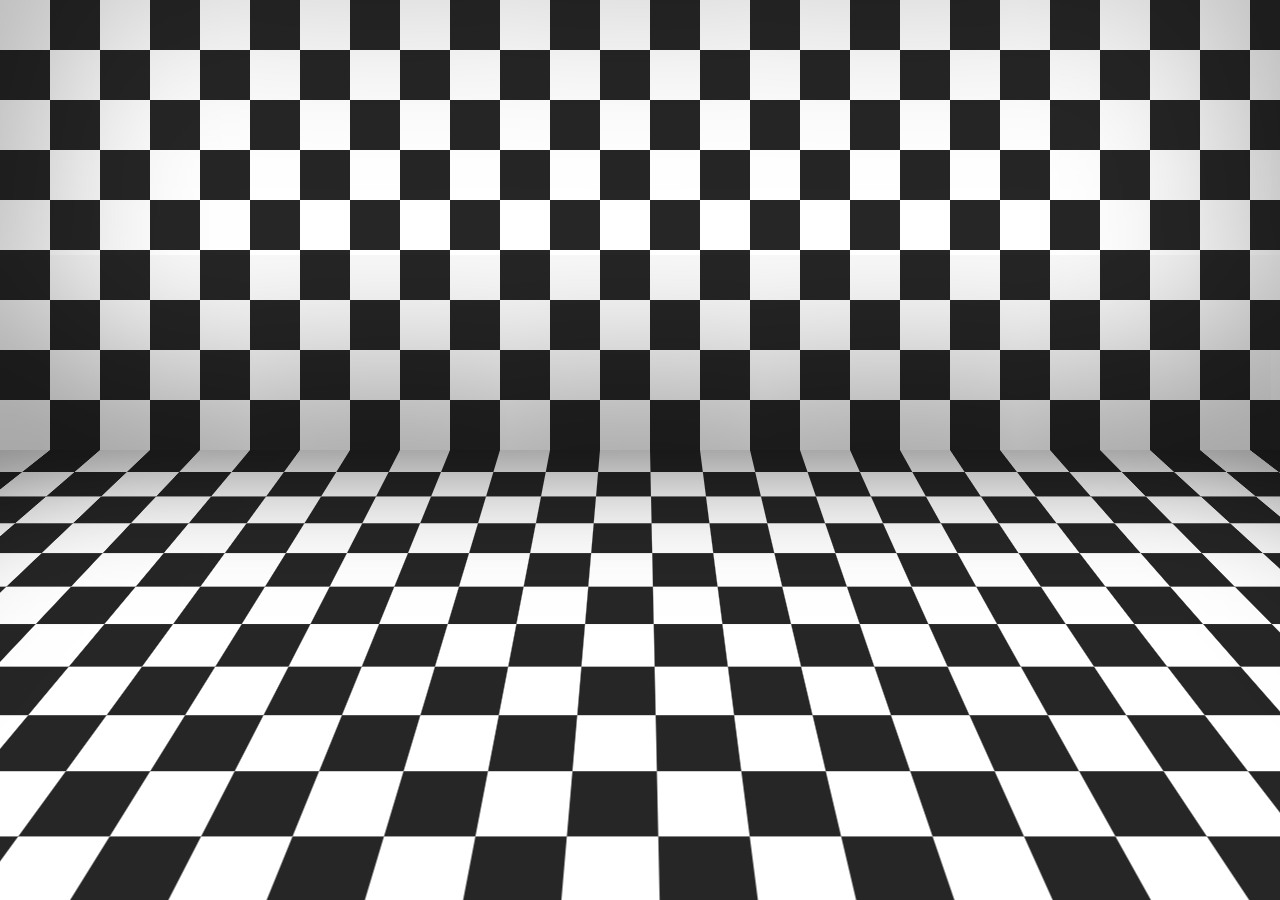
<file: 3D Checkered Floor/index.html>
<!DOCTYPE html>
<html>
	<head>
		<meta charset="UTF-8" />
		<!-- For internet explorar -->
		<meta http-equiv="X-UA-Compatible" content="IE=edge" />
		<!-- First Mobile Meta -->
		<meta name="viewport" content="width=device-width,initial-scale=1" />
		<title>Transparent Layer CSS3 3D cube animation with Image</title>
		<!-- <link rel="stylesheet" href="css/font-awesome.min.css" /> -->
		<link rel="stylesheet" href="style.css" />
		<!--[if lt IE 9]>
			<script src="js/html5shiv.min.js"></script>
			<script src="js/respond.min.js"></script>
		<![endif]-->
	</head>
	<body>
		<div class="pattern">
			<div class="face face1"></div>
			<div class="face face2"></div>
		</div>
	</body>
</html>
</file>
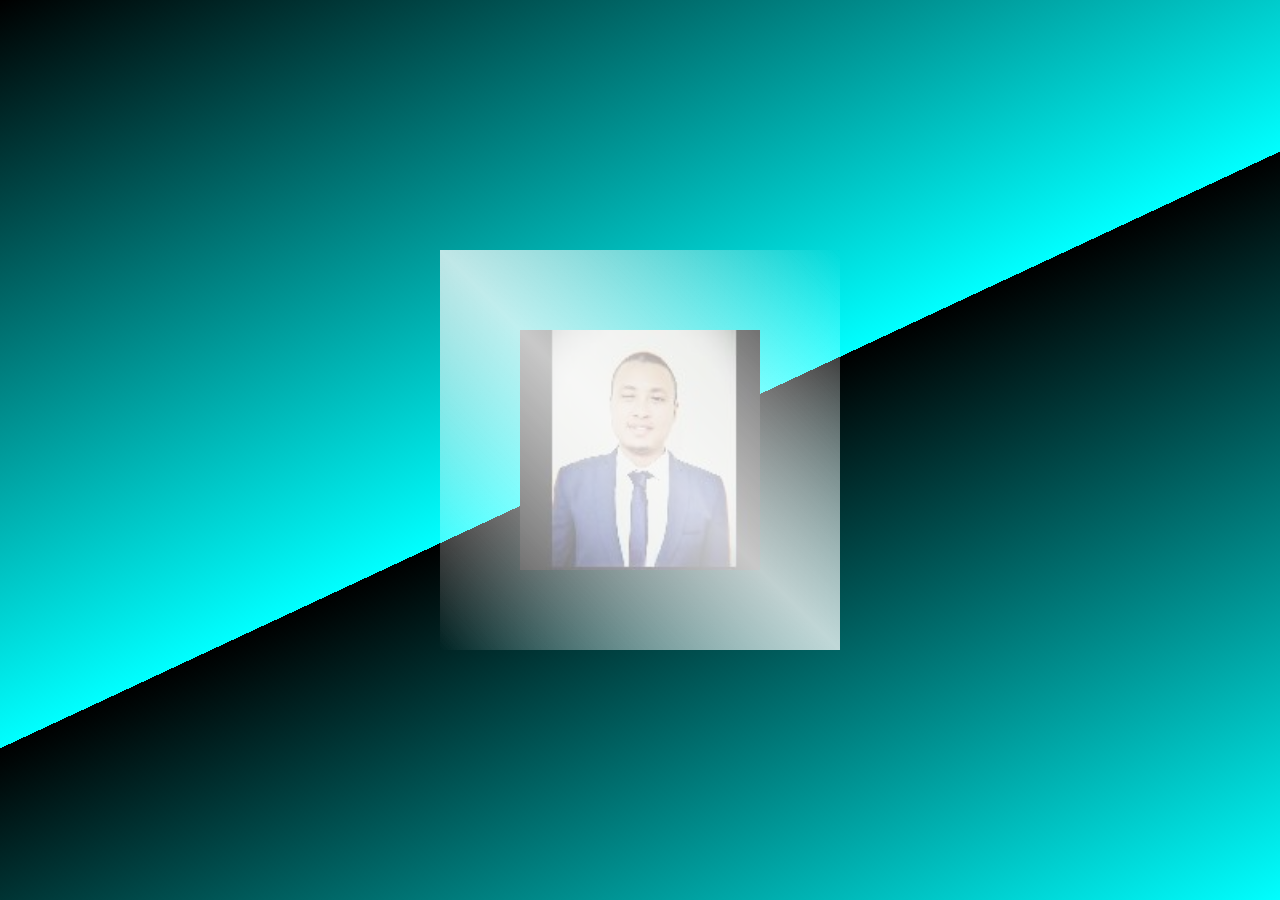
<file: 3D cube animation/index.html>
<!DOCTYPE html>
<html>
	<head>
		<meta charset="UTF-8" />
		<!-- For internet explorar -->
		<meta http-equiv="X-UA-Compatible" content="IE=edge" />
		<!-- First Mobile Meta -->
		<meta name="viewport" content="width=device-width,initial-scale=1" />
		<title>Transparent Layer CSS3 3D cube animation with Image</title>
		<!-- <link rel="stylesheet" href="css/font-awesome.min.css" /> -->
		<link rel="stylesheet" href="style.css" />
		<!--[if lt IE 9]>
			<script src="js/html5shiv.min.js"></script>
			<script src="js/respond.min.js"></script>
		<![endif]-->
	</head>
	<body>
		<div class="box-area">
			<div class="box-one"></div>
			<div class="box-tow"></div>
		</div>
	</body>
</html>
</file>
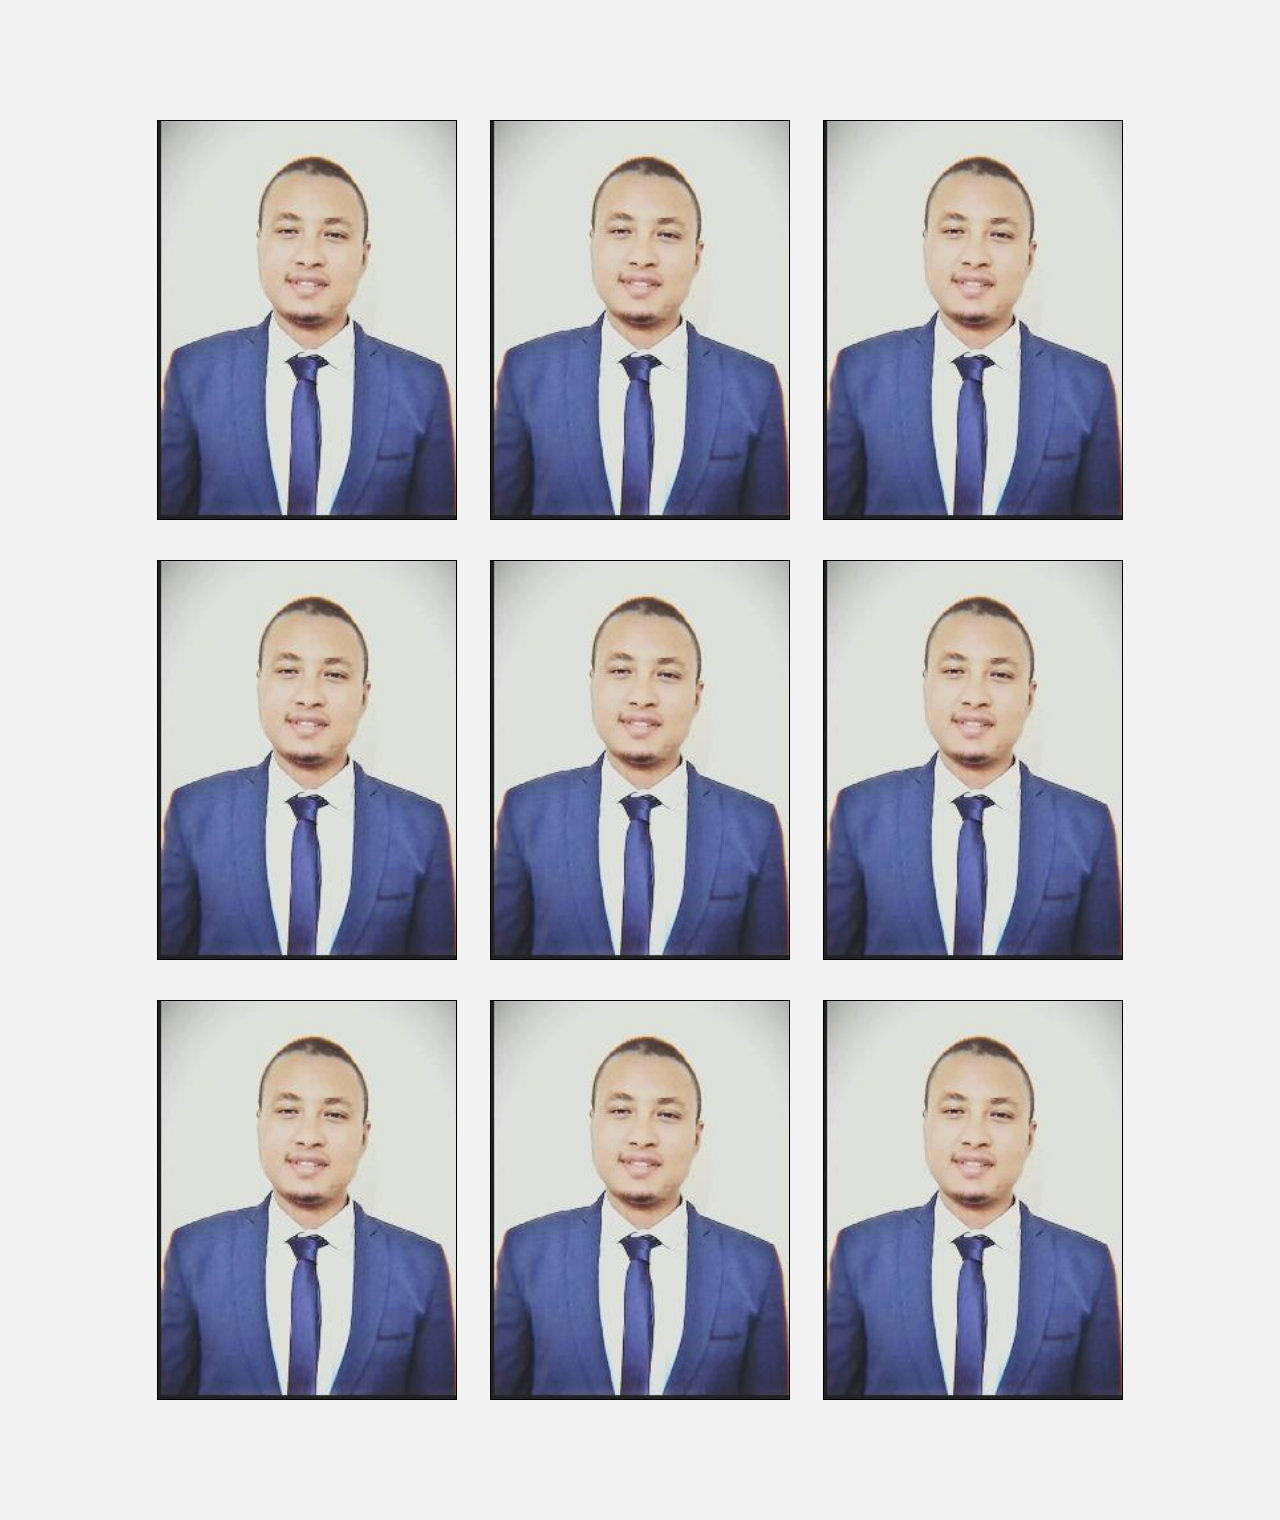
<file: 3d Flip Card/index.html>
<!DOCTYPE html>
<html>
	<head>
		<meta charset="UTF-8" />
		<!-- For internet explorar -->
		<meta http-equiv="X-UA-Compatible" content="IE=edge" />
		<!-- First Mobile Meta -->
		<meta name="viewport" content="width=device-width,initial-scale=1" />
		<title>3D Flip Hover Effects - CSS3 Hover Effects</title>
		<link rel="stylesheet" href="style.css" />
	</head>
	<body>
		<div class="container">
			<div class="cards">
				<div class="imgBox">
					<img src="mohmad.jpg" alt="mohmad">
				</div>
				<div class="info">
					<h2>Mohmad Gamal Ali Mohmad</h2>
					<p>
						I am Web Designer And i have experience in this field i created seven projects in them Including a car site and real estate site and others.
					</p>
				</div>
			</div>

			<div class="cards">
				<div class="imgBox">
					<img src="mohmad.jpg" alt="mohmad">
				</div>
				<div class="info">
					<h2>Mohmad Gamal Ali Mohmad</h2>
					<p>
						I am Web Designer And i have experience in this field i created seven projects in them Including a car site and real estate site and others.
					</p>
				</div>
			</div>

			<div class="cards">
				<div class="imgBox">
					<img src="mohmad.jpg" alt="mohmad">
				</div>
				<div class="info">
					<h2>Mohmad Gamal Ali Mohmad</h2>
					<p>
						I am Web Designer And i have experience in this field i created seven projects in them Including a car site and real estate site and others.
					</p>
				</div>
			</div>

			<div class="cards">
				<div class="imgBox">
					<img src="mohmad.jpg" alt="mohmad">
				</div>
				<div class="info">
					<h2>Mohmad Gamal Ali Mohmad</h2>
					<p>
						I am Web Designer And i have experience in this field i created seven projects in them Including a car site and real estate site and others.
					</p>
				</div>
			</div>

			<div class="cards">
				<div class="imgBox">
					<img src="mohmad.jpg" alt="mohmad">
				</div>
				<div class="info">
					<h2>Mohmad Gamal Ali Mohmad</h2>
					<p>
						I am Web Designer And i have experience in this field i created seven projects in them Including a car site and real estate site and others.
					</p>
				</div>
			</div>

			<div class="cards">
				<div class="imgBox">
					<img src="mohmad.jpg" alt="mohmad">
				</div>
				<div class="info">
					<h2>Mohmad Gamal Ali Mohmad</h2>
					<p>
						I am Web Designer And i have experience in this field i created seven projects in them Including a car site and real estate site and others.
					</p>
				</div>
			</div>

			<div class="cards">
				<div class="imgBox">
					<img src="mohmad.jpg" alt="mohmad">
				</div>
				<div class="info">
					<h2>Mohmad Gamal Ali Mohmad</h2>
					<p>
						I am Web Designer And i have experience in this field i created seven projects in them Including a car site and real estate site and others.
					</p>
				</div>
			</div>

			<div class="cards">
				<div class="imgBox">
					<img src="mohmad.jpg" alt="mohmad">
				</div>
				<div class="info">
					<h2>Mohmad Gamal Ali Mohmad</h2>
					<p>
						I am Web Designer And i have experience in this field i created seven projects in them Including a car site and real estate site and others.
					</p>
				</div>
			</div>

			<div class="cards">
				<div class="imgBox">
					<img src="mohmad.jpg" alt="mohmad">
				</div>
				<div class="info">
					<h2>Mohmad Gamal Ali Mohmad</h2>
					<p>
						I am Web Designer And i have experience in this field i created seven projects in them Including a car site and real estate site and others.
					</p>
				</div>
			</div>
		</div>
	</body>
</html>
</file>
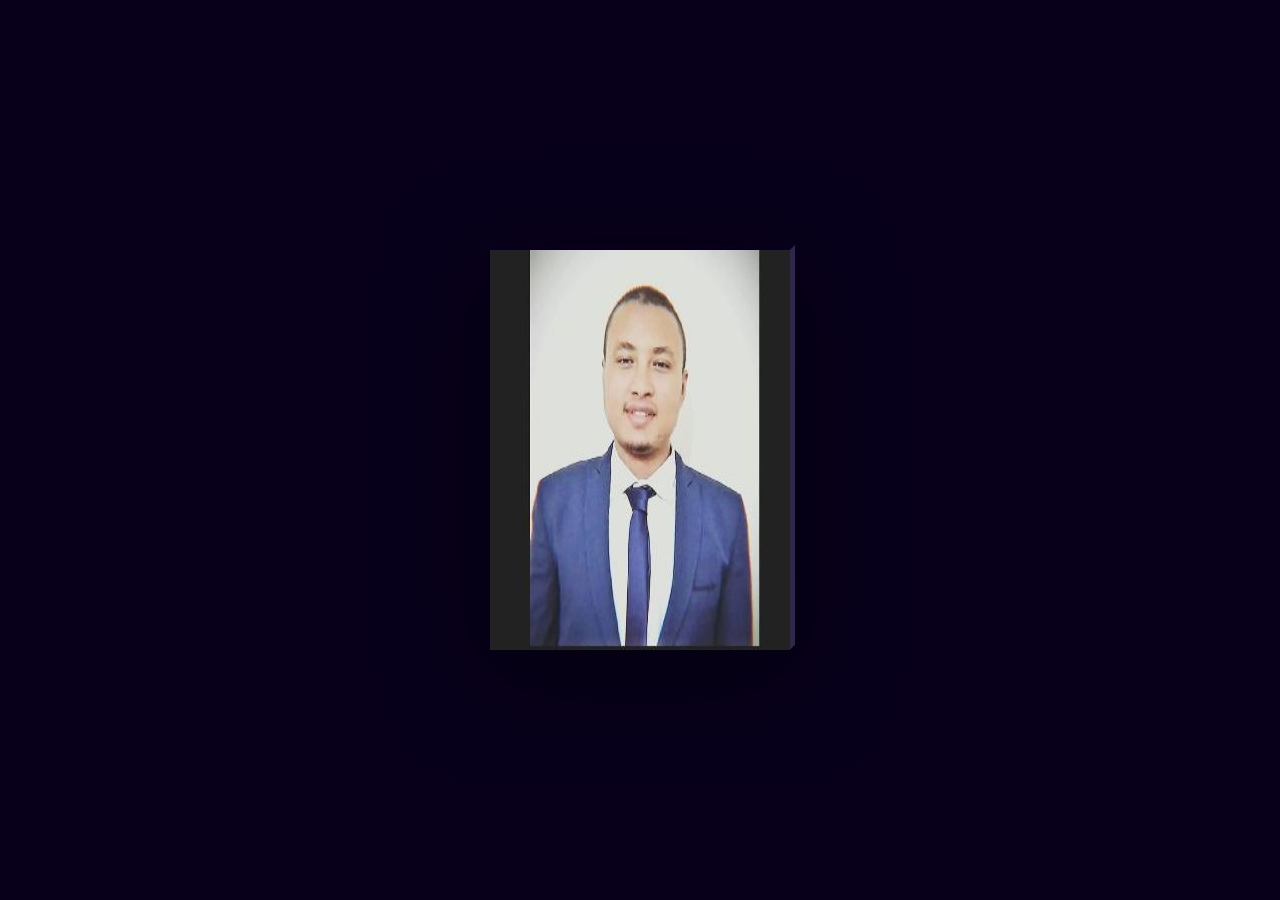
<file: 3D Flip Hover Effects/index.html>
<!DOCTYPE html>
<html>
	<head>
		<meta charset="UTF-8" />
		<!-- For internet explorar -->
		<meta http-equiv="X-UA-Compatible" content="IE=edge" />
		<!-- First Mobile Meta -->
		<meta name="viewport" content="width=device-width,initial-scale=1" />
		<title>3D Flip Hover Effects - CSS3 Hover Effects</title>
		<link rel="stylesheet" href="style.css" />
	</head>
	<body>
		<div class="cards">
			<div class="imgBox">
				<img src="mohmad.jpg" alt="mohmad">
			</div>
			<div class="info">
				<h2>Mohmad Gamal Ali Mohmad</h2>
				<p>
					I am Web Designer And i have experience in this field i created seven projects in them Including a car site and real estate site and others.
				</p>
			</div>
		</div>
	</body>
</html>
</file>
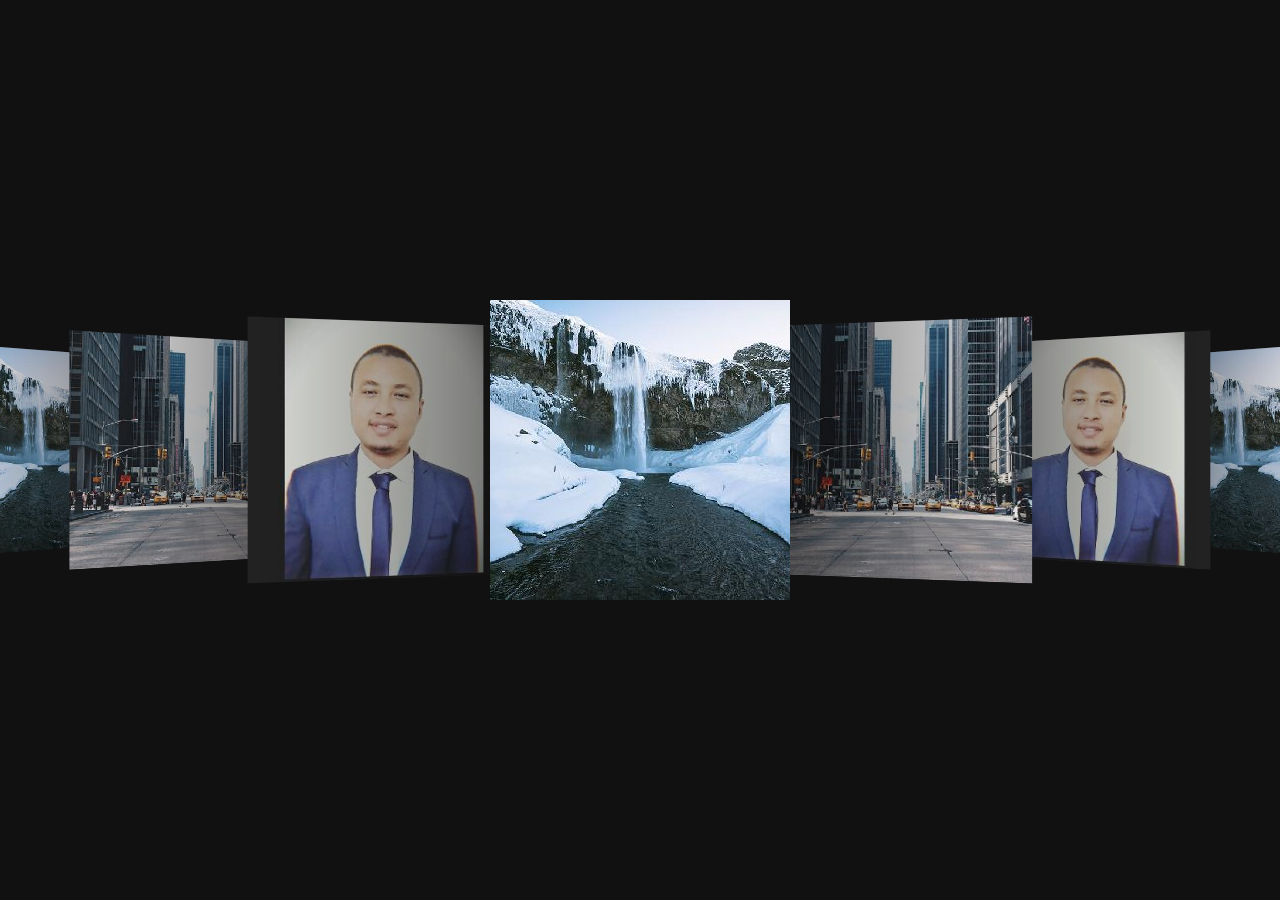
<file: 3D Responsive Touch Slider/index.html>
<!DOCTYPE html>
<html>

<head>
    <meta charset="UTF-8" />
    <!-- For internet explorar -->
    <meta http-equiv="X-UA-Compatible" content="IE=edge" />
    <!-- First Mobile Meta -->
    <meta name="viewport" content="width=device-width,initial-scale=1" />
    <title>Liquid Loader Animation Effects Using CSS & SVG</title>
    <!-- <link rel="stylesheet" href="./swiper.css"> -->
    <link rel="stylesheet" href="https://unpkg.com/swiper/swiper-bundle.min.css">
    <link rel="stylesheet" href="style.css" />
</head>

<body>
    <!-- Swiper -->
    <div class="swiper-container">
        <div class="swiper-wrapper">
            <div class="swiper-slide"><img src="mohmad.jpg"></div>
            <div class="swiper-slide"><img src="ice.jpg"></div>
            <div class="swiper-slide"><img src="ny.jpg"></div>
            <div class="swiper-slide"><img src="mohmad.jpg"></div>
            <div class="swiper-slide"><img src="ice.jpg"></div>
            <div class="swiper-slide"><img src="ny.jpg"></div>
            <div class="swiper-slide"><img src="mohmad.jpg"></div>
            <div class="swiper-slide"><img src="ice.jpg"></div>
            <div class="swiper-slide"><img src="ny.jpg"></div>
            <div class="swiper-slide"><img src="mohmad.jpg"></div>
            <div class="swiper-slide"><img src="ice.jpg"></div>
            <div class="swiper-slide"><img src="ny.jpg"></div>
        </div>
        <!-- Add Pagination -->
        <div class="swiper-pagination"></div>
    </div>
    <!-- Swiper JS -->
    <!-- <script src="./swiper.js"></script> -->
    <script src="https://unpkg.com/swiper/swiper-bundle.min.js"></script>
    <script type="text/javascript">
    var swiper = new Swiper('.swiper-container', {
        effect: 'coverflow',
        grabCursor: true,
        centeredSlides: true,
        slidesPerView: 'auto',
        coverflowEffect: {
            rotate: 20,
            stretch: 0,
            depth: 200,
            modifier: 1,
            slideShadows: true,
        },
        loop: true,
        autoplay: {
            delay: 1000,
            disableOnInteraction: false,
        },
    });
    </script>
</body>

</html>
</file>
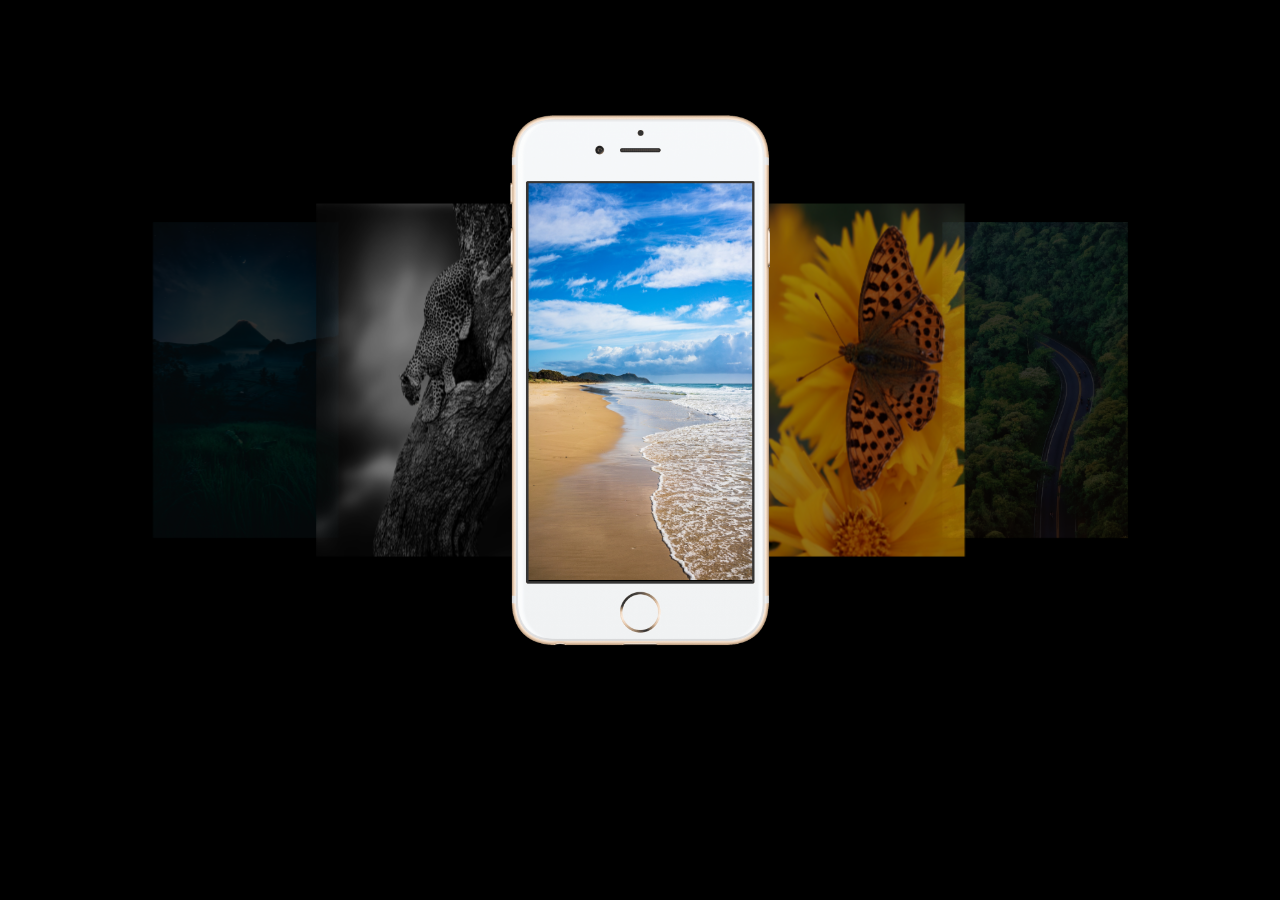
<file: 3D Swipe Slider/index.html>
<!DOCTYPE html>
<html>

    <head>
        <meta charset="UTF-8" />
        <!-- For internet explorar -->
        <meta http-equiv="X-UA-Compatible" content="IE=edge" />
        <!-- First Mobile Meta -->
        <meta name="viewport" content="width=device-width,initial-scale=1" />
        <title>Liquid Loader Animation Effects Using CSS & SVG</title>
        <!-- <link rel="stylesheet" href="./swiper.css"> -->
        <!--Import Google Icon Font-->
        <link href="https://fonts.googleapis.com/icon?family=Material+Icons" rel="stylesheet">
        <!--Import materialize.css-->
        <link type="text/css" rel="stylesheet" href="materialize.min.css"  media="screen,projection"/>
        <link rel="stylesheet" href="style.css" />
    </head>
    <body>
        <div class="carousel">
            <div class="carousel-item">
                <img src="img1.jpg" alt="img1">
            </div>
            <div class="carousel-item">
                <img src="img2.jpg" alt="img2">
            </div>
            <div class="carousel-item">
                <img src="img3.jpg" alt="img3">
            </div>
            <div class="carousel-item">
                <img src="img4.jpg" alt="img4">
            </div>
            <div class="carousel-item">
                <img src="img5.jpg" alt="img5">
            </div>
            <img src="./phone.png" class="phone">
        </div>
        <script src="jQuery3.js"></script>
        <script type="text/javascript" src="materialize.min.js"></script>
        <script type="text/javascript">
            $(document).ready(function(){

                $('.carousel').carousel();

            });
        </script>
    </body>
</html>
</file>
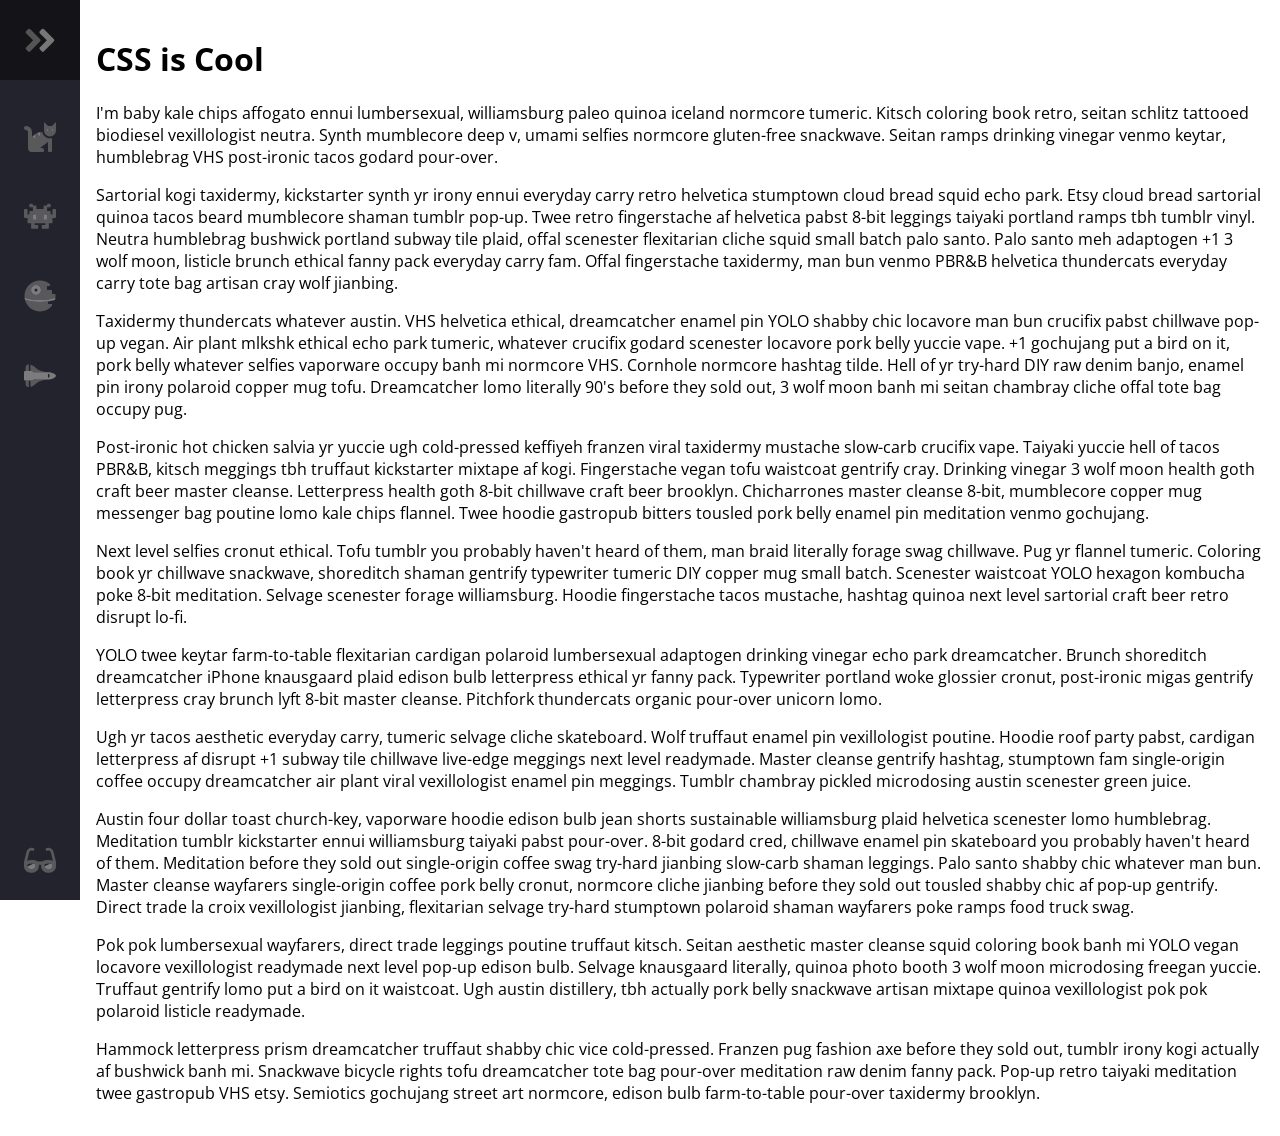
<file: Animated Responsive Navbar/index.html>
<head>
  <meta name="viewport" content="width=device-width, initial-scale=1.0" />
  <script defer src="theme.js"></script>
  <link rel="stylesheet" href="style.css" />
  <link
    href="https://fonts.googleapis.com/css?family=Open+Sans:300,400,700&display=swap"
    rel="stylesheet"
  />
</head>

<body>
  <nav class="navbar">
    <ul class="navbar-nav">
      <li class="logo">
        <a href="#" class="nav-link">
          <span class="link-text logo-text">Fireship</span>
          <svg
            aria-hidden="true"
            focusable="false"
            data-prefix="fad"
            data-icon="angle-double-right"
            role="img"
            xmlns="http://www.w3.org/2000/svg"
            viewBox="0 0 448 512"
            class="svg-inline--fa fa-angle-double-right fa-w-14 fa-5x"
          >
            <g class="fa-group">
              <path
                fill="currentColor"
                d="M224 273L88.37 409a23.78 23.78 0 0 1-33.8 0L32 386.36a23.94 23.94 0 0 1 0-33.89l96.13-96.37L32 159.73a23.94 23.94 0 0 1 0-33.89l22.44-22.79a23.78 23.78 0 0 1 33.8 0L223.88 239a23.94 23.94 0 0 1 .1 34z"
                class="fa-secondary"
              ></path>
              <path
                fill="currentColor"
                d="M415.89 273L280.34 409a23.77 23.77 0 0 1-33.79 0L224 386.26a23.94 23.94 0 0 1 0-33.89L320.11 256l-96-96.47a23.94 23.94 0 0 1 0-33.89l22.52-22.59a23.77 23.77 0 0 1 33.79 0L416 239a24 24 0 0 1-.11 34z"
                class="fa-primary"
              ></path>
            </g>
          </svg>
        </a>
      </li>

      <li class="nav-item">
        <a href="#" class="nav-link">
          <svg
            aria-hidden="true"
            focusable="false"
            data-prefix="fad"
            data-icon="cat"
            role="img"
            xmlns="http://www.w3.org/2000/svg"
            viewBox="0 0 512 512"
            class="svg-inline--fa fa-cat fa-w-16 fa-9x"
          >
            <g class="fa-group">
              <path
                fill="currentColor"
                d="M448 96h-64l-64-64v134.4a96 96 0 0 0 192 0V32zm-72 80a16 16 0 1 1 16-16 16 16 0 0 1-16 16zm80 0a16 16 0 1 1 16-16 16 16 0 0 1-16 16zm-165.41 16a204.07 204.07 0 0 0-34.59 2.89V272l-43.15-64.73a183.93 183.93 0 0 0-44.37 26.17L192 304l-60.94-30.47L128 272v-80a96.1 96.1 0 0 0-96-96 32 32 0 0 0 0 64 32 32 0 0 1 32 32v256a64.06 64.06 0 0 0 64 64h176a16 16 0 0 0 16-16v-16a32 32 0 0 0-32-32h-32l128-96v144a16 16 0 0 0 16 16h32a16 16 0 0 0 16-16V289.86a126.78 126.78 0 0 1-32 4.54c-61.81 0-113.52-44.05-125.41-102.4z"
                class="fa-secondary"
              ></path>
              <path
                fill="currentColor"
                d="M376 144a16 16 0 1 0 16 16 16 16 0 0 0-16-16zm80 0a16 16 0 1 0 16 16 16 16 0 0 0-16-16zM131.06 273.53L192 304l-23.52-70.56a192.06 192.06 0 0 0-37.42 40.09zM256 272v-77.11a198.62 198.62 0 0 0-43.15 12.38z"
                class="fa-primary"
              ></path>
            </g>
          </svg>
          <span class="link-text">Cats</span>
        </a>
      </li>

      <li class="nav-item">
        <a href="#" class="nav-link">
          <svg
            aria-hidden="true"
            focusable="false"
            data-prefix="fad"
            data-icon="alien-monster"
            role="img"
            xmlns="http://www.w3.org/2000/svg"
            viewBox="0 0 576 512"
            class="svg-inline--fa fa-alien-monster fa-w-18 fa-9x"
          >
            <g class="fa-group">
              <path
                fill="currentColor"
                d="M560,128H528a15.99954,15.99954,0,0,0-16,16v80H480V176a15.99954,15.99954,0,0,0-16-16H416V96h48a16.00079,16.00079,0,0,0,16-16V48a15.99954,15.99954,0,0,0-16-16H432a15.99954,15.99954,0,0,0-16,16V64H368a15.99954,15.99954,0,0,0-16,16v48H224V80a15.99954,15.99954,0,0,0-16-16H160V48a15.99954,15.99954,0,0,0-16-16H112A15.99954,15.99954,0,0,0,96,48V80a16.00079,16.00079,0,0,0,16,16h48v64H112a15.99954,15.99954,0,0,0-16,16v48H64V144a15.99954,15.99954,0,0,0-16-16H16A15.99954,15.99954,0,0,0,0,144V272a16.00079,16.00079,0,0,0,16,16H64v80a16.00079,16.00079,0,0,0,16,16h48v80a16.00079,16.00079,0,0,0,16,16h96a16.00079,16.00079,0,0,0,16-16V432a15.99954,15.99954,0,0,0-16-16H192V384H384v32H336a15.99954,15.99954,0,0,0-16,16v32a16.00079,16.00079,0,0,0,16,16h96a16.00079,16.00079,0,0,0,16-16V384h48a16.00079,16.00079,0,0,0,16-16V288h48a16.00079,16.00079,0,0,0,16-16V144A15.99954,15.99954,0,0,0,560,128ZM224,320H160V224h64Zm192,0H352V224h64Z"
                class="fa-secondary"
              ></path>
              <path
                fill="currentColor"
                d="M160,320h64V224H160Zm192-96v96h64V224Z"
                class="fa-primary"
              ></path>
            </g>
          </svg>
          <span class="link-text">Aliens</span>
        </a>
      </li>

      <li class="nav-item">
        <a href="#" class="nav-link">
          <svg
            aria-hidden="true"
            focusable="false"
            data-prefix="fad"
            data-icon="space-station-moon-alt"
            role="img"
            xmlns="http://www.w3.org/2000/svg"
            viewBox="0 0 512 512"
            class="svg-inline--fa fa-space-station-moon-alt fa-w-16 fa-5x"
          >
            <g class="fa-group">
              <path
                fill="currentColor"
                d="M501.70312,224H448V160H368V96h48V66.67383A246.86934,246.86934,0,0,0,256,8C119.03125,8,8,119.0332,8,256a250.017,250.017,0,0,0,1.72656,28.26562C81.19531,306.76953,165.47656,320,256,320s174.80469-13.23047,246.27344-35.73438A250.017,250.017,0,0,0,504,256,248.44936,248.44936,0,0,0,501.70312,224ZM192,240a80,80,0,1,1,80-80A80.00021,80.00021,0,0,1,192,240ZM384,343.13867A940.33806,940.33806,0,0,1,256,352c-87.34375,0-168.71094-11.46094-239.28906-31.73633C45.05859,426.01953,141.29688,504,256,504a247.45808,247.45808,0,0,0,192-91.0918V384H384Z"
                class="fa-secondary"
              ></path>
              <path
                fill="currentColor"
                d="M256,320c-90.52344,0-174.80469-13.23047-246.27344-35.73438a246.11376,246.11376,0,0,0,6.98438,35.998C87.28906,340.53906,168.65625,352,256,352s168.71094-11.46094,239.28906-31.73633a246.11376,246.11376,0,0,0,6.98438-35.998C430.80469,306.76953,346.52344,320,256,320Zm-64-80a80,80,0,1,0-80-80A80.00021,80.00021,0,0,0,192,240Zm0-104a24,24,0,1,1-24,24A23.99993,23.99993,0,0,1,192,136Z"
                class="fa-primary"
              ></path>
            </g>
          </svg>
          <span class="link-text">Space</span>
        </a>
      </li>

      <li class="nav-item">
        <a href="#" class="nav-link">
          <svg
            aria-hidden="true"
            focusable="false"
            data-prefix="fad"
            data-icon="space-shuttle"
            role="img"
            xmlns="http://www.w3.org/2000/svg"
            viewBox="0 0 640 512"
            class="svg-inline--fa fa-space-shuttle fa-w-20 fa-5x"
          >
            <g class="fa-group">
              <path
                fill="currentColor"
                d="M32 416c0 35.35 21.49 64 48 64h16V352H32zm154.54-232h280.13L376 168C243 140.59 222.45 51.22 128 34.65V160h18.34a45.62 45.62 0 0 1 40.2 24zM32 96v64h64V32H80c-26.51 0-48 28.65-48 64zm114.34 256H128v125.35C222.45 460.78 243 371.41 376 344l90.67-16H186.54a45.62 45.62 0 0 1-40.2 24z"
                class="fa-secondary"
              ></path>
              <path
                fill="currentColor"
                d="M592.6 208.24C559.73 192.84 515.78 184 472 184H186.54a45.62 45.62 0 0 0-40.2-24H32c-23.2 0-32 10-32 24v144c0 14 8.82 24 32 24h114.34a45.62 45.62 0 0 0 40.2-24H472c43.78 0 87.73-8.84 120.6-24.24C622.28 289.84 640 272 640 256s-17.72-33.84-47.4-47.76zM488 296a8 8 0 0 1-8-8v-64a8 8 0 0 1 8-8c31.91 0 31.94 80 0 80z"
                class="fa-primary"
              ></path>
            </g>
          </svg>
          <span class="link-text">Shuttle</span>
        </a>
      </li>

      <li class="nav-item" id="themeButton">
        <a href="#" class="nav-link">
          <svg
            class="theme-icon"
            id="lightIcon"
            aria-hidden="true"
            focusable="false"
            data-prefix="fad"
            data-icon="moon-stars"
            role="img"
            xmlns="http://www.w3.org/2000/svg"
            viewBox="0 0 512 512"
            class="svg-inline--fa fa-moon-stars fa-w-16 fa-7x"
          >
            <g class="fa-group">
              <path
                fill="currentColor"
                d="M320 32L304 0l-16 32-32 16 32 16 16 32 16-32 32-16zm138.7 149.3L432 128l-26.7 53.3L352 208l53.3 26.7L432 288l26.7-53.3L512 208z"
                class="fa-secondary"
              ></path>
              <path
                fill="currentColor"
                d="M332.2 426.4c8.1-1.6 13.9 8 8.6 14.5a191.18 191.18 0 0 1-149 71.1C85.8 512 0 426 0 320c0-120 108.7-210.6 227-188.8 8.2 1.6 10.1 12.6 2.8 16.7a150.3 150.3 0 0 0-76.1 130.8c0 94 85.4 165.4 178.5 147.7z"
                class="fa-primary"
              ></path>
            </g>
          </svg>
          <svg
            class="theme-icon"
            id="solarIcon"
            aria-hidden="true"
            focusable="false"
            data-prefix="fad"
            data-icon="sun"
            role="img"
            xmlns="http://www.w3.org/2000/svg"
            viewBox="0 0 512 512"
            class="svg-inline--fa fa-sun fa-w-16 fa-7x"
          >
            <g class="fa-group">
              <path
                fill="currentColor"
                d="M502.42 240.5l-94.7-47.3 33.5-100.4c4.5-13.6-8.4-26.5-21.9-21.9l-100.4 33.5-47.41-94.8a17.31 17.31 0 0 0-31 0l-47.3 94.7L92.7 70.8c-13.6-4.5-26.5 8.4-21.9 21.9l33.5 100.4-94.7 47.4a17.31 17.31 0 0 0 0 31l94.7 47.3-33.5 100.5c-4.5 13.6 8.4 26.5 21.9 21.9l100.41-33.5 47.3 94.7a17.31 17.31 0 0 0 31 0l47.31-94.7 100.4 33.5c13.6 4.5 26.5-8.4 21.9-21.9l-33.5-100.4 94.7-47.3a17.33 17.33 0 0 0 .2-31.1zm-155.9 106c-49.91 49.9-131.11 49.9-181 0a128.13 128.13 0 0 1 0-181c49.9-49.9 131.1-49.9 181 0a128.13 128.13 0 0 1 0 181z"
                class="fa-secondary"
              ></path>
              <path
                fill="currentColor"
                d="M352 256a96 96 0 1 1-96-96 96.15 96.15 0 0 1 96 96z"
                class="fa-primary"
              ></path>
            </g>
          </svg>
          <svg
            class="theme-icon"
            id="darkIcon"
            aria-hidden="true"
            focusable="false"
            data-prefix="fad"
            data-icon="sunglasses"
            role="img"
            xmlns="http://www.w3.org/2000/svg"
            viewBox="0 0 576 512"
            class="svg-inline--fa fa-sunglasses fa-w-18 fa-7x"
          >
            <g class="fa-group">
              <path
                fill="currentColor"
                d="M574.09 280.38L528.75 98.66a87.94 87.94 0 0 0-113.19-62.14l-15.25 5.08a16 16 0 0 0-10.12 20.25L395.25 77a16 16 0 0 0 20.22 10.13l13.19-4.39c10.87-3.63 23-3.57 33.15 1.73a39.59 39.59 0 0 1 20.38 25.81l38.47 153.83a276.7 276.7 0 0 0-81.22-12.47c-34.75 0-74 7-114.85 26.75h-73.18c-40.85-19.75-80.07-26.75-114.85-26.75a276.75 276.75 0 0 0-81.22 12.45l38.47-153.8a39.61 39.61 0 0 1 20.38-25.82c10.15-5.29 22.28-5.34 33.15-1.73l13.16 4.39A16 16 0 0 0 180.75 77l5.06-15.19a16 16 0 0 0-10.12-20.21l-15.25-5.08A87.95 87.95 0 0 0 47.25 98.65L1.91 280.38A75.35 75.35 0 0 0 0 295.86v70.25C0 429 51.59 480 115.19 480h37.12c60.28 0 110.38-45.94 114.88-105.37l2.93-38.63h35.76l2.93 38.63c4.5 59.43 54.6 105.37 114.88 105.37h37.12C524.41 480 576 429 576 366.13v-70.25a62.67 62.67 0 0 0-1.91-15.5zM203.38 369.8c-2 25.9-24.41 46.2-51.07 46.2h-37.12C87 416 64 393.63 64 366.11v-37.55a217.35 217.35 0 0 1 72.59-12.9 196.51 196.51 0 0 1 69.91 12.9zM512 366.13c0 27.5-23 49.87-51.19 49.87h-37.12c-26.69 0-49.1-20.3-51.07-46.2l-3.12-41.24a196.55 196.55 0 0 1 69.94-12.9A217.41 217.41 0 0 1 512 328.58z"
                class="fa-secondary"
              ></path>
              <path
                fill="currentColor"
                d="M64.19 367.9c0-.61-.19-1.18-.19-1.8 0 27.53 23 49.9 51.19 49.9h37.12c26.66 0 49.1-20.3 51.07-46.2l3.12-41.24c-14-5.29-28.31-8.38-42.78-10.42zm404-50l-95.83 47.91.3 4c2 25.9 24.38 46.2 51.07 46.2h37.12C489 416 512 393.63 512 366.13v-37.55a227.76 227.76 0 0 0-43.85-10.66z"
                class="fa-primary"
              ></path>
            </g>
          </svg>
          <span class="link-text">Themify</span>
        </a>
      </li>
    </ul>
  </nav>

  <main>
    <h1>CSS is Cool</h1>

    <p>
      I'm baby kale chips affogato ennui lumbersexual, williamsburg paleo quinoa
      iceland normcore tumeric. Kitsch coloring book retro, seitan schlitz
      tattooed biodiesel vexillologist neutra. Synth mumblecore deep v, umami
      selfies normcore gluten-free snackwave. Seitan ramps drinking vinegar
      venmo keytar, humblebrag VHS post-ironic tacos godard pour-over.
    </p>
    <p>
      Sartorial kogi taxidermy, kickstarter synth yr irony ennui everyday carry
      retro helvetica stumptown cloud bread squid echo park. Etsy cloud bread
      sartorial quinoa tacos beard mumblecore shaman tumblr pop-up. Twee retro
      fingerstache af helvetica pabst 8-bit leggings taiyaki portland ramps tbh
      tumblr vinyl. Neutra humblebrag bushwick portland subway tile plaid, offal
      scenester flexitarian cliche squid small batch palo santo. Palo santo meh
      adaptogen +1 3 wolf moon, listicle brunch ethical fanny pack everyday
      carry fam. Offal fingerstache taxidermy, man bun venmo PBR&amp;B helvetica
      thundercats everyday carry tote bag artisan cray wolf jianbing.
    </p>
    <p>
      Taxidermy thundercats whatever austin. VHS helvetica ethical, dreamcatcher
      enamel pin YOLO shabby chic locavore man bun crucifix pabst chillwave
      pop-up vegan. Air plant mlkshk ethical echo park tumeric, whatever
      crucifix godard scenester locavore pork belly yuccie vape. +1 gochujang
      put a bird on it, pork belly whatever selfies vaporware occupy banh mi
      normcore VHS. Cornhole normcore hashtag tilde. Hell of yr try-hard DIY raw
      denim banjo, enamel pin irony polaroid copper mug tofu. Dreamcatcher lomo
      literally 90's before they sold out, 3 wolf moon banh mi seitan chambray
      cliche offal tote bag occupy pug.
    </p>
    <p>
      Post-ironic hot chicken salvia yr yuccie ugh cold-pressed keffiyeh franzen
      viral taxidermy mustache slow-carb crucifix vape. Taiyaki yuccie hell of
      tacos PBR&amp;B, kitsch meggings tbh truffaut kickstarter mixtape af kogi.
      Fingerstache vegan tofu waistcoat gentrify cray. Drinking vinegar 3 wolf
      moon health goth craft beer master cleanse. Letterpress health goth 8-bit
      chillwave craft beer brooklyn. Chicharrones master cleanse 8-bit,
      mumblecore copper mug messenger bag poutine lomo kale chips flannel. Twee
      hoodie gastropub bitters tousled pork belly enamel pin meditation venmo
      gochujang.
    </p>
    <p>
      Next level selfies cronut ethical. Tofu tumblr you probably haven't heard
      of them, man braid literally forage swag chillwave. Pug yr flannel
      tumeric. Coloring book yr chillwave snackwave, shoreditch shaman gentrify
      typewriter tumeric DIY copper mug small batch. Scenester waistcoat YOLO
      hexagon kombucha poke 8-bit meditation. Selvage scenester forage
      williamsburg. Hoodie fingerstache tacos mustache, hashtag quinoa next
      level sartorial craft beer retro disrupt lo-fi.
    </p>
    <p>
      YOLO twee keytar farm-to-table flexitarian cardigan polaroid lumbersexual
      adaptogen drinking vinegar echo park dreamcatcher. Brunch shoreditch
      dreamcatcher iPhone knausgaard plaid edison bulb letterpress ethical yr
      fanny pack. Typewriter portland woke glossier cronut, post-ironic migas
      gentrify letterpress cray brunch lyft 8-bit master cleanse. Pitchfork
      thundercats organic pour-over unicorn lomo.
    </p>
    <p>
      Ugh yr tacos aesthetic everyday carry, tumeric selvage cliche skateboard.
      Wolf truffaut enamel pin vexillologist poutine. Hoodie roof party pabst,
      cardigan letterpress af disrupt +1 subway tile chillwave live-edge
      meggings next level readymade. Master cleanse gentrify hashtag, stumptown
      fam single-origin coffee occupy dreamcatcher air plant viral vexillologist
      enamel pin meggings. Tumblr chambray pickled microdosing austin scenester
      green juice.
    </p>
    <p>
      Austin four dollar toast church-key, vaporware hoodie edison bulb jean
      shorts sustainable williamsburg plaid helvetica scenester lomo humblebrag.
      Meditation tumblr kickstarter ennui williamsburg taiyaki pabst pour-over.
      8-bit godard cred, chillwave enamel pin skateboard you probably haven't
      heard of them. Meditation before they sold out single-origin coffee swag
      try-hard jianbing slow-carb shaman leggings. Palo santo shabby chic
      whatever man bun. Master cleanse wayfarers single-origin coffee pork belly
      cronut, normcore cliche jianbing before they sold out tousled shabby chic
      af pop-up gentrify. Direct trade la croix vexillologist jianbing,
      flexitarian selvage try-hard stumptown polaroid shaman wayfarers poke
      ramps food truck swag.
    </p>
    <p>
      Pok pok lumbersexual wayfarers, direct trade leggings poutine truffaut
      kitsch. Seitan aesthetic master cleanse squid coloring book banh mi YOLO
      vegan locavore vexillologist readymade next level pop-up edison bulb.
      Selvage knausgaard literally, quinoa photo booth 3 wolf moon microdosing
      freegan yuccie. Truffaut gentrify lomo put a bird on it waistcoat. Ugh
      austin distillery, tbh actually pork belly snackwave artisan mixtape
      quinoa vexillologist pok pok polaroid listicle readymade.
    </p>
    <p>
      Hammock letterpress prism dreamcatcher truffaut shabby chic vice
      cold-pressed. Franzen pug fashion axe before they sold out, tumblr irony
      kogi actually af bushwick banh mi. Snackwave bicycle rights tofu
      dreamcatcher tote bag pour-over meditation raw denim fanny pack. Pop-up
      retro taiyaki meditation twee gastropub VHS etsy. Semiotics gochujang
      street art normcore, edison bulb farm-to-table pour-over taxidermy
      brooklyn.
    </p>
  </main>
</body>
</file>
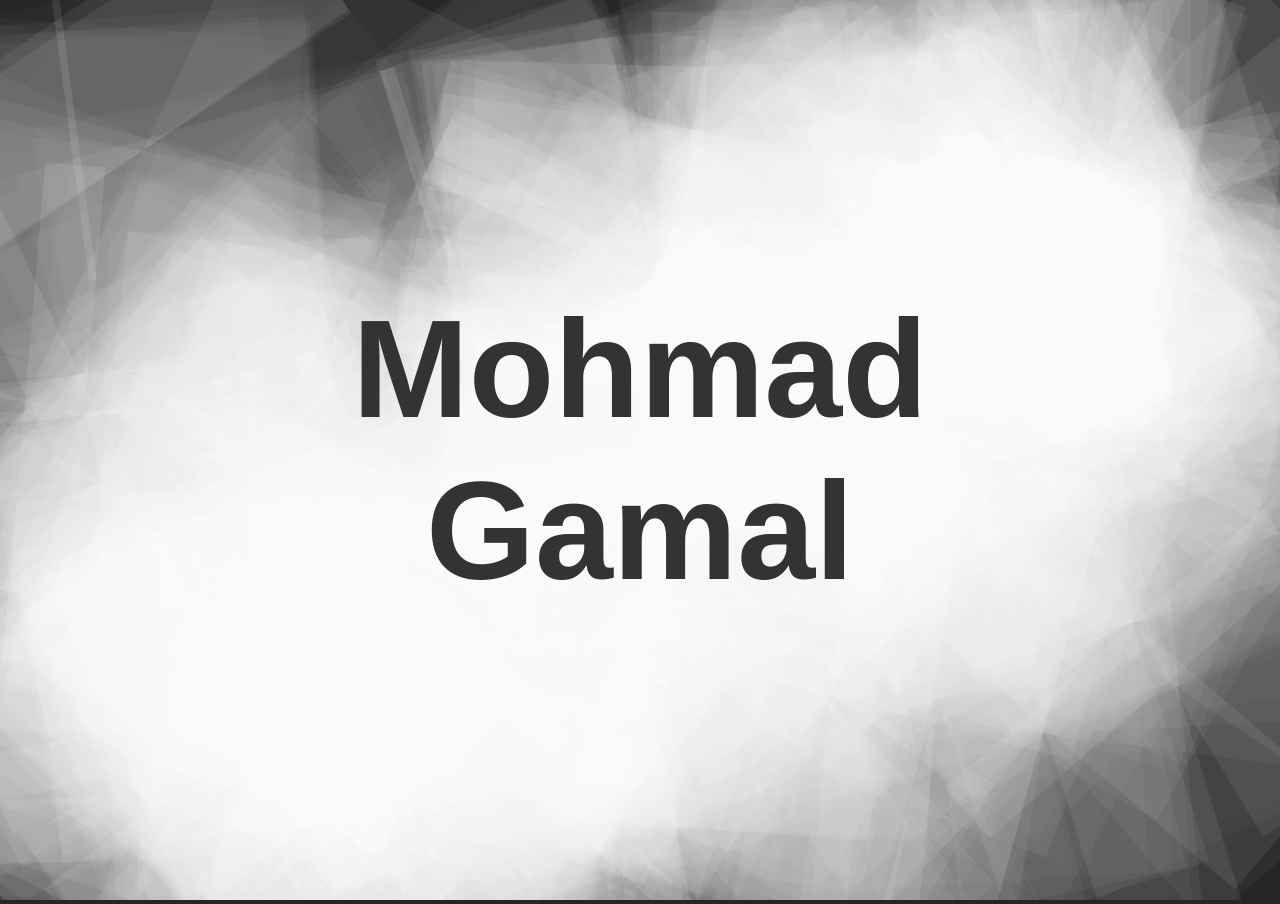
<file: Animated Smoke Background/index.html>
<!DOCTYPE html>
<html>
	<head>
		<meta charset="UTF-8" />
		<!-- For internet explorar -->
		<meta http-equiv="X-UA-Compatible" content="IE=edge" />
		<!-- First Mobile Meta -->
		<meta name="viewport" content="width=device-width,initial-scale=1" />
		<title>Animated Smoke Background Effects</title>
		<!-- <link rel="stylesheet" href="css/font-awesome.min.css" /> -->
		<link rel="stylesheet" href="style.css" />
		<!--[if lt IE 9]>
			<script src="js/html5shiv.min.js"></script>
			<script src="js/respond.min.js"></script>
		<![endif]-->
	</head>
	<body>
		<section id="particles-js">
			<h2>Mohmad Gamal</h2>
		</section>

		<script type="text/javascript" src="./particles.min.js"></script>
		<script type="text/javascript" src="./app.js"></script>
	</body>
</html>
</file>
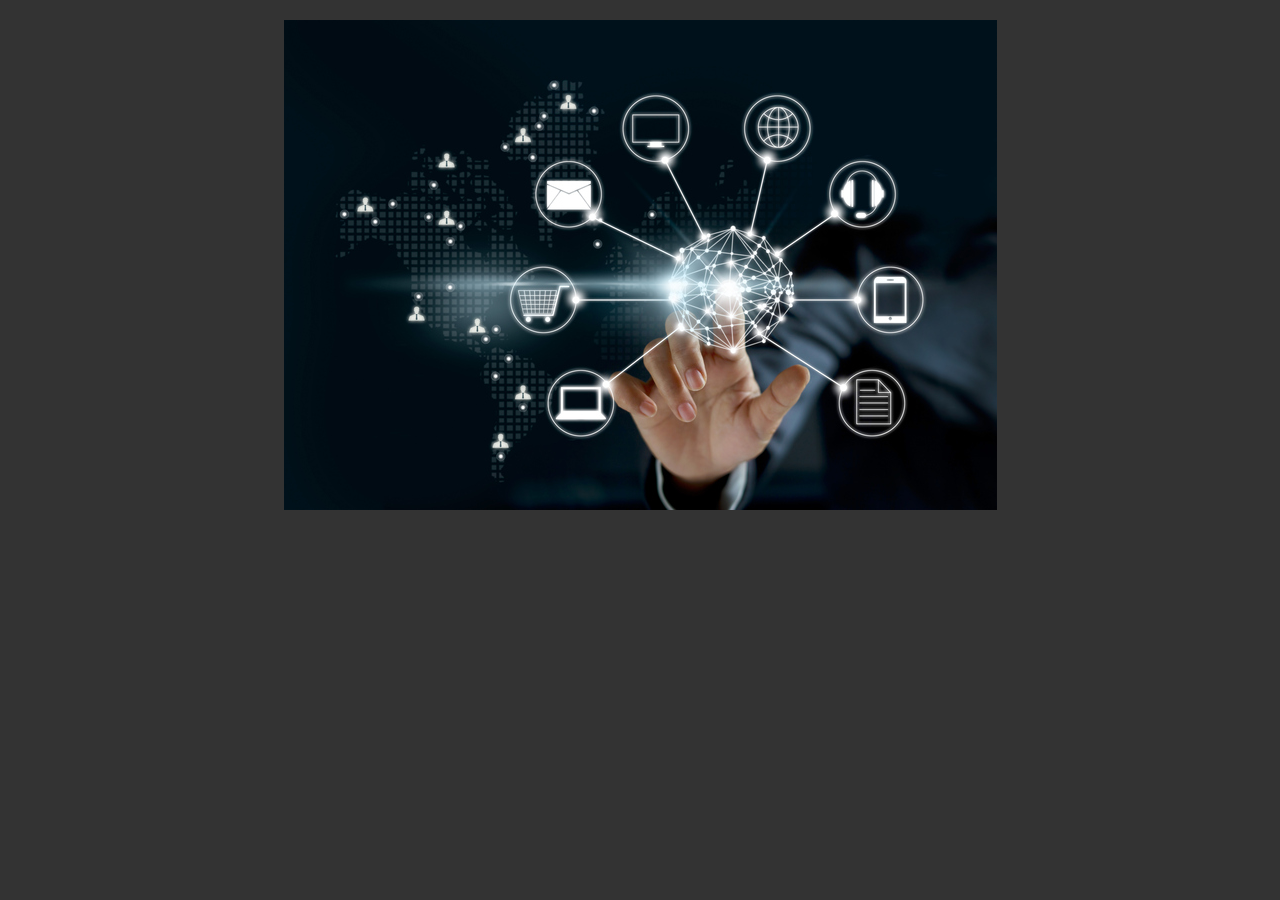
<file: Border 1/index.html>
<!DOCTYPE html>
<html>
	<head>
		<meta charset="utf-8">
		<title>Counter</title>
		<link rel="stylesheet" href="style.css">
	</head>
	<body>
		<div class="image-all-together">
			<h3>Product Title</h3>	 
			<img src="digital-transformation-concept.jpg" alt="concept" />
			<span class="one"></span>
			<span class="two"></span>
			<span class="three"></span>
			<span class="four"></span>
		</div>
	</body>
</html>
</file>
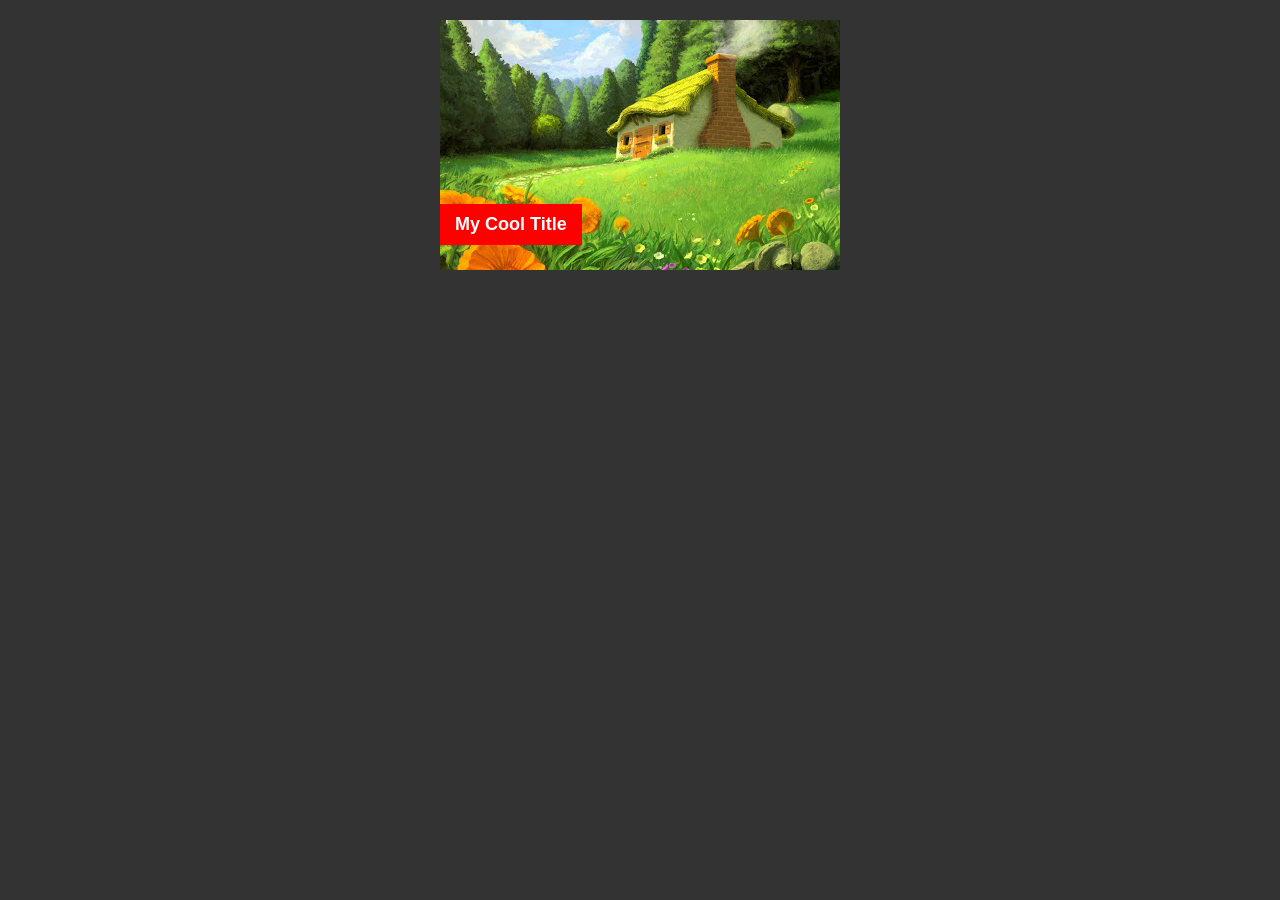
<file: Calc2/index.html>
<!DOCTYPE html>
<html>
	<head>
		<title>Fill_Link</title>
		<link rel="stylesheet" href="style.css">
	</head>
	<body>
		<div class="image">
		  <img src="1 (www.cute-pictures.blogspot.com).jpg" alt="blogspot" />
		  <div class="caption">
		    <h3>My Cool Title</h3>
		  </div>
		</div>
	</body>
</html>
</file>
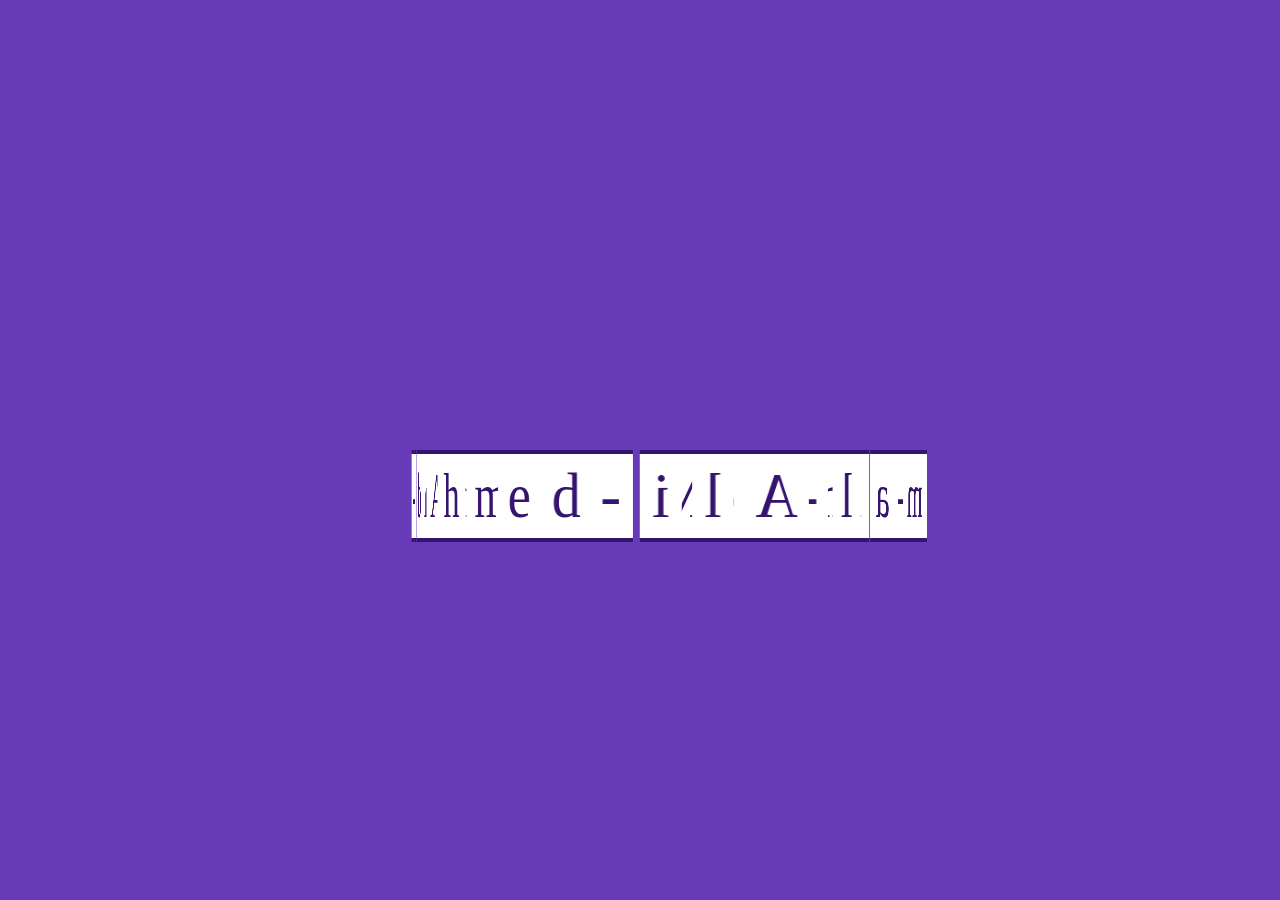
<file: Circle Text Animation/index.html>
<!DOCTYPE html>
<html>
	<head>
		<meta charset="UTF-8" />
		<!-- For internet explorar -->
		<meta http-equiv="X-UA-Compatible" content="IE=edge" />
		<!-- First Mobile Meta -->
		<meta name="viewport" content="width=device-width,initial-scale=1" />
		<title>Circle Text Animation using CSS & Splitting.js</title>
		<!-- <link rel="stylesheet" href="css/font-awesome.min.css" /> -->
		<link rel="stylesheet" href="style.css" />
		<!--[if lt IE 9]>
			<script src="js/html5shiv.min.js"></script>
			<script src="js/respond.min.js"></script>
		<![endif]-->
	</head>
	<body>
		<div class="circle" data-splitting>
			Mohmad-Gamal-Ali-Mohmad-Ahmed-
		</div>
		<script src="./splitting-lite.min.js"></script>
		<script> Splitting(); </script>
	</body>
</html>
</file>
<file: 3D Checkered Floor/style.css>
*{
	margin: 0;
	padding: 0;
	-webkit-box-sizing: border-box;
	-moz-box-sizing: border-box;
	box-sizing: border-box;
}

.pattern
{
	position: relative;
	transform-style: preserve-3d;
	perspective: 1000px;
	width: 100vw;
	height: 100vh;
	overflow: hidden;
}

.pattern .face
{
	width: 100%;
	height: 50vh;
	background-image: 	linear-gradient(45deg, #262626 25%, transparent 25%),
						linear-gradient(-45deg, #262626 25%, transparent 25%),
						linear-gradient(45deg, transparent 75%, #262626 75%),
						linear-gradient(-45deg, transparent 75%, #262626 75%);
	background-size: 100px 100px;
	background-position: 0 0, 0 50px, 50px -50px, -50px 0;
}

.pattern .face.face1
{
	box-shadow: inset 0 -50px 200px rgba(0,0,0,.5);
}

.pattern .face.face2
{
	height: 100vh;
	transform-origin: top;
	transform: rotateX(65deg);
	box-shadow: inset 0 50px 200px rgba(0,0,0,.5);
}
</file>
<file: 3D cube animation/style.css>
*{
	margin: 0;
	padding: 0;
	-webkit-box-sizing: border-box;
	-moz-box-sizing: border-box;
	box-sizing: border-box;
}

html,body
{
	margin: 0;
	height: 100%;
}

body{
	perspective: 600px;
	background-image: linear-gradient(-25deg, cyan 0% , black 50% , cyan 50% , black 100%);

}

.box-area
{
	width: 400px;
	height: 400px;
	margin: -200px 0 0 -200px;
	position: absolute;
	top: 50%;
	left: 50%;
}

.box-one
{
	transform: translateZ(0);
	position: absolute;
	top: 0;
	left: 0;
	right: 0;
	bottom: 0;
	transform: scale(0.6);
}

.box-tow
{
	transform: translateZ(0);
	position: absolute;
	top: 0;
	left: 0;
	right: 0;
	bottom: 0;
	mix-blend-mode: screen;
}

.box-one,
.box-tow
{
	perspective: 600px;
}

.box-one:before,
.box-tow:after,
.box-one:after,
.box-tow:before
{
	content: '';
	display: block;
	width: 100%;
	height: 100%;
	position: absolute;
	-webkit-background-size: cover;
	-moz-background-size: cover;
	-o-background-size: cover;
	background-size: cover;
	background-repeat: no-repeat;
	background-position: 0 0;
	transform-origin: 50% 50% -200px;
	animation-duration: 4s;
	animation-timing-function: linear;
	animation-iteration-count: infinite;
	backface-visibility: hidden;
	background-image: linear-gradient(45deg, transparent , rgba(255, 255, 255, 0.5), transparent);
}

.box-one:before,
.box-tow:before
{
	animation-name: anim-circ1;
}
.box-one:after,
.box-tow:after
{
	animation-name: anim-circ2;
}

.box-one:before,
.box-one:after
{
	background-image: url(img/mohmad.jpg);
	-webkit-background-size: cover;
	-moz-background-size: cover;
	-o-background-size: cover;
	background-size: cover;
	background-position: center center;
}

@keyframes anim-circ1
{
	from
	{
		transform: rotateY(0);
		background-position: 0 0;
	}

	to
	{
		transform: rotateY(-90deg);
		background-position: -400% 0;
	}
}

@keyframes anim-circ2
{
	from
	{
		transform: rotateY(90deg);
		background-position: 400% 0;

	}

	to
	{

		transform: rotateY(0);
		background-position: 0 0;
	}
}
</file>
<file: 3d Flip Card/style.css>
@import url(href="https://fonts.googleapis.com/css2?family=Poppins:wght@200;300;400;500;600;700;800&display=swap");

*{
	margin: 0;
	padding: 0;
	font-family: 'Poppins', sans-serif;
	-webkit-box-sizing: border-box;
	-moz-box-sizing: border-box;
	box-sizing: border-box;
}

body{
	background-color: #f2f2f2;
}

.container
{
	max-width: 1000px;
	margin: 100px auto;
	display: flex;
	flex-wrap: wrap;
	justify-content:space-around; 
}

.cards
{	
	position: relative;
	margin: 20px 0;
	width: 300px;
	height: 400px;
	background-color: #fff;
	transform-style: preserve-3d;
	transform: perspective(20000px);
	transition: 1s;
	box-shadow: inset 300px 0 50px rgba(0,0,0,.5);
}

.cards:hover
{
	z-index: 9999;
	transform:perspective(2000px) rotate(-10deg);
	box-shadow: inset 20px 0 50px rgba(0,0,0,0.5);
}

.cards .imgBox
{
	position: relative;
	width: 100%;
	height: 100%;
	border: 1px solid #000;
	transform-origin: left;
	z-index: 1;
	transition: 1s;
}

.cards:hover .imgBox
{
	transform: rotateY(-135deg);
}

.cards .imgBox img
{	
	position: absolute;
	top: 0;
	left: 0;
	width: 100%;
	height: 100%;
	object-fit: cover;
}



.cards .info
{
	position: absolute;
	top: 0;
	left: 0;
	padding: 20px;
	z-index: -1;
}

.cards .info h2
{
	margin-bottom: 30px;
}
</file>
<file: 3D Flip Hover Effects/style.css>
@import url(href="https://fonts.googleapis.com/css2?family=Poppins:wght@200;300;400;500;600;700;800&display=swap");

*{
	margin: 0;
	padding: 0;
	font-family: 'Poppins', sans-serif;
	-webkit-box-sizing: border-box;
	-moz-box-sizing: border-box;
	box-sizing: border-box;
}

body{
	background-color: #08001b;
}

.cards
{	
	position: absolute;
	top: 50%;
	left: 50%;
	width: 300px;
	height: 400px;
	background-color: #fff;
	transform-style: preserve-3d;
	transform: translate(-50%,-50%) perspective(2000px);
	box-shadow: inset 300px 0 50px rgba(0,0,0,0.5), 0 20px 100px rgba(0,0,0,0.5);
	transition: 1s;
}

.cards:hover
{
	transform: translate(-50%,-50%) perspective(2000px) rotate(-10deg);
	box-shadow: inset 20px 0 50px rgba(0,0,0,0.5), 0 10px 100px rgba(0,0,0,0.5);
}

.cards:before
{
	content: '';
	position: absolute;
	top: -5px;
	left: 0;
	width: 100%;
	height: 5px;
	background-color: #08001b;
	transform-origin:bottom;
	transform: skewX(-45deg);
}

.cards:after
{
	content: '';
	position: absolute;
	top: 0;
	right: -5px;
	width: 5px;
	height: 100%;
	background-color: #31264c;
	transform-origin: left;
	transform: skewY(-45deg);
}

.cards .imgBox
{
	width: 100%;
	height: 100%;
	position: relative;
	transform-origin: left;
	z-index: 1;
	transition: 1s cubic-bezier(.15, 1.7, .84, .58);
}

.cards:hover .imgBox
{
	transform: rotateY(-135deg);
}

.cards .imgBox img
{
	width: 100%;
	height: 100%;
}

.cards .info
{
	position: absolute;
	top: 0;
	left: 0;
	padding: 20px;
	z-index: -1;
}

.cards .info h2
{
	margin-bottom: 30px;
}
</file>
<file: 3D Responsive Touch Slider/style.css>
* {
    margin: 0;
    padding: 0;
}

body {
    background: #111;
    font-family: Helvetica Neue, Helvetica, Arial, sans-serif;
    font-size: 14px;
    color: #000;
    display: flex;
    justify-content: center;
    align-items: center;
}

.swiper-container {
    width: 300px;
    height: 300px;
    position: absolute;
    left: 50%;
    top: 50%;
    margin-left: -150px;
    margin-top: -150px;
}

.swiper-slide {
    background-position: center;
    background-size: cover;
}
</file>
<file: 3D Swipe Slider/style.css>
*
{
    padding: 0;
    margin: 0;
    -webkit-box-sizing: border-box;
    -moz-box-sizing: border-box;
    box-sizing: border-box;
}

body
{
    display: flex;
    justify-content: center;
    align-items: center;
    background-color: #000
}

.carousel
{
    position: relative;
    margin-top: 80px;
    height: 600px;
    perspective: 1500px;
}

.carousel .carousel-item
{
    width: 250px;
}

.carousel .carousel-item img
{
    max-width: 235px;
    transform: translateX(8px) translateY(-100px);
    height: 400px;
}

.carousel .phone
{
    position: absolute;
    top: 50%;
    left: 50%;
    transform: translate(-50%,-50%);
    z-index: 9999;
    pointer-events: none;
    max-width: 260px;
}
</file>
<file: Animated Responsive Navbar/style.css>
:root {
  font-size: 16px;
  font-family: 'Open Sans';
  --text-primary: #b6b6b6;
  --text-secondary: #ececec;
  --bg-primary: #23232e;
  --bg-secondary: #141418;
  --transition-speed: 600ms;
}

body {
  color: black;
  background-color: white;
  margin: 0;
  padding: 0;
}

body::-webkit-scrollbar {
  width: 0.25rem;
}

body::-webkit-scrollbar-track {
  background: #1e1e24;
}

body::-webkit-scrollbar-thumb {
  background: #6649b8;
}

main {
  margin-left: 5rem;
  padding: 1rem;
}

.navbar {
  position: fixed;
  background-color: var(--bg-primary);
  transition: width 600ms ease;
  overflow: scroll;
}

.navbar-nav {
  list-style: none;
  padding: 0;
  margin: 0;
  display: flex;
  flex-direction: column;
  align-items: center;
  height: 100%;
}

.nav-item {
  width: 100%;
}

.nav-item:last-child {
  margin-top: auto;
}

.nav-link {
  display: flex;
  align-items: center;
  height: 5rem;
  color: var(--text-primary);
  text-decoration: none;
  filter: grayscale(100%) opacity(0.7);
  transition: var(--transition-speed);
}

.nav-link:hover {
  filter: grayscale(0%) opacity(1);
  background: var(--bg-secondary);
  color: var(--text-secondary);
}

.link-text {
  display: none;
  margin-left: 1rem;
}

.nav-link svg {
  width: 2rem;
  min-width: 2rem;
  margin: 0 1.5rem;
}

.fa-primary {
  color: #ff7eee;
}

.fa-secondary {
  color: #df49a6;
}

.fa-primary,
.fa-secondary {
  transition: var(--transition-speed);
}

.logo {
  font-weight: bold;
  text-transform: uppercase;
  margin-bottom: 1rem;
  text-align: center;
  color: var(--text-secondary);
  background: var(--bg-secondary);
  font-size: 1.5rem;
  letter-spacing: 0.3ch;
  width: 100%;
}

.logo svg {
  transform: rotate(0deg);
  transition: var(--transition-speed);
}

.logo-text
{
  display: inline;
  position: absolute;
  left: -999px;
  transition: var(--transition-speed);
}

.navbar:hover .logo svg {
  transform: rotate(-180deg);
}

/* Small screens */
@media only screen and (max-width: 600px) {
  .navbar {
    bottom: 0;
    width: 100vw;
    height: 5rem;
  }

  .logo {
    display: none;
  }

  .navbar-nav {
    flex-direction: row;
  }

  .nav-link {
    justify-content: center;
  }

  main {
    margin: 0;
  }
}

/* Large screens */
@media only screen and (min-width: 600px) {
  .navbar {
    top: 0;
    width: 5rem;
    height: 100vh;
  }

  .navbar:hover {
    width: 16rem;
  }

  .navbar:hover .link-text {
    display: inline;
  }

  .navbar:hover .logo svg
  {
    margin-left: 11rem;
  }

  .navbar:hover .logo-text
  {
    left: 0px;
  }
}

.dark {
  --text-primary: #b6b6b6;
  --text-secondary: #ececec;
  --bg-primary: #23232e;
  --bg-secondary: #141418;
}

.light {
  --text-primary: #1f1f1f;
  --text-secondary: #000000;
  --bg-primary: #ffffff;
  --bg-secondary: #e4e4e4;
}

.solar {
  --text-primary: #576e75;
  --text-secondary: #35535c;
  --bg-primary: #fdf6e3;
  --bg-secondary: #f5e5b8;
}

.theme-icon {
  display: none;
}

.dark #darkIcon {
  display: block;
}

.light #lightIcon {
  display: block;
}

.solar #solarIcon {
  display: block;
}
</file>
<file: Animated Smoke Background/style.css>
*{
	margin: 0;
	padding: 0;
	-webkit-box-sizing: border-box;
	-moz-box-sizing: border-box;
	box-sizing: border-box;
}

body{
	background-color: #262626;

}

section{
	width: 100%;
	height: 100vh;
	position: relative;
}

section h2{
	position: absolute;
	top: 50%;
	left: 50%;
	transform:translate(-50%,-50%);
	font-family: sans-serif;
	font-size: 140px;
	color: #333;
	text-align: center;
}


section .box div{
	position: absolute;
	top: 0;
	left: 0;
	width: 100%;
	height: 100%;
	transform-style:preserve-3d;
	transform: rotateX(-20deg) rotateY(25deg) translate3d(-75px , -50px , 150px);
}

section .box div span{
	position: absolute;
	top: 0;
	left: 0;
	display: block;
	width: 100%;
	height: 100%;
	border: 1px solid rgba(0,0,0,0.1);
	background-color: #ccc;
}

section .box div span video 
{
	position: absolute;
	top: 0;
	left: 0;
	width: 100%;
	height: 100%;
	object-fit: cover;
	filter: blur(0px);
}

section video 
{
	position: absolute;
	top: 0;
	left: 0;
	width: 100%;
	height: 100%;
	object-fit: cover;
	filter: blur(20px);
}

section .box div span:nth-child(1)
{
	transform: rotateX(0deg) translate3d(0, 0 , 200px);
}

section .box div span:nth-child(2)
{
	transform: rotateY(90deg) translate3d(0, 0 , -200px);
}

section .box div span:nth-child(2) video
{
	transform: rotateY(180deg);
}

section .box div span:nth-child(3)
{
	transform: rotateX(90deg) translate3d(0, 0 , 200px);
}
</file>
<file: Border 1/style.css>
body {
  background-color: #333;
}

.image-all-together {
  width: 713px;
  height: 490px;
  margin: 20px auto;
  color: #FFF;
  position: relative;
}

.image-all-together span
{
	position: absolute;
	background-color: orange;
	transition: all .3s ease-in-out;
}

.image-all-together .one
{
	left:0 ;
	top: 0;
	width: 0;
	height: 0
}

.image-all-together .two
{
	left:0 ;
	bottom:0 ;
	width:0;
	height:0 
}

.image-all-together .three
{
	right:0 ;
	bottom:0 ;
	width: 0;
	height: 0
}

.image-all-together .four
{
	
	right:0 ;
	top:0 ;
	width:0 ;
	height:0 
}

.image-all-together:hover .one,
.image-all-together:hover .three
{
	width: 5px;
	height: 100%
}

.image-all-together:hover .two,
.image-all-together:hover .four
{
	width:100% ;
	height:5px 
}


.image-all-together img
{
	opacity: 1;
	transition-delay:.3s;
	transition-duration:0.3s 
}

.image-all-together:hover img
{
	opacity: 0.1;
	z-index: 1;
}


.image-all-together h3
{
	position: absolute;
	top: 200px;
	left: 280px;
	visibility: hidden;

	
}

.image-all-together:hover h3
{
	visibility:visible;
	z-index: 2;
	transition-delay:.5s;
	
}
</file>
<file: Calc2/style.css>
body {
  background-color: #333;
}

.image {
  margin: 20px auto;
  width: 400px;
  height: 250px;
  position: relative;
}

.image img {transition: .3s}


.image:hover img {opacity:.1}

.image .caption
{
	position: absolute;
	left: 0;
	bottom: 25px;
	
}

.image .caption h3 
{
	background-color: red;
	color: #fff;
	padding: 10px 15px;
	font-size: 18px;
	position: relative;
	z-index: 1;
	margin: 0;
	font-family: Arial,Tahoma
}

.image .caption:after
{
	content: '';
	position: absolute;
	top: -5px;
	left: 0;
	background-color: #fff;
	width: 0;
	height: calc(100% + 10px);
	z-index: 0;
	transition: .4s;
}

.image:hover .caption:after
{
	width: calc(100% + 5px);
}
</file>
<file: Circle Text Animation/style.css>
*{
	margin: 0;
	padding: 0;
	-webkit-box-sizing: border-box;
	-moz-box-sizing: border-box;
	box-sizing: border-box;
}

body{
	display: flex;
	justify-content: center;
	align-items: center;
	min-height: 100vh;
	background-color: #673ab7;
}

.circle
{
	transform-style: preserve-3d;
	animation: animcircle 8s linear infinite;
}

@keyframes animcircle
{
	0%
	{
		transform: perspective(1000px) rotateY(360deg) rotateX(15deg);
	}
	100%
	{
		transform: perspective(1000px) rotateY(0deg) rotateX(15deg);
	}
}

.circle .char
{
	position: absolute;
	top: 0;
	left: 0;
	background-color: #fff;
	color: #35146f;
	font-size: 4em;
	padding: 5px 12px;
	border-top: 4px solid #35146f;
	border-bottom: 4px solid #35146f;
	transform-style: preserve-3d;
	transform-origin: center;
	transform:rotateY(calc(var(--char-index) * 12deg)) translateZ(250px);
}
</file>
